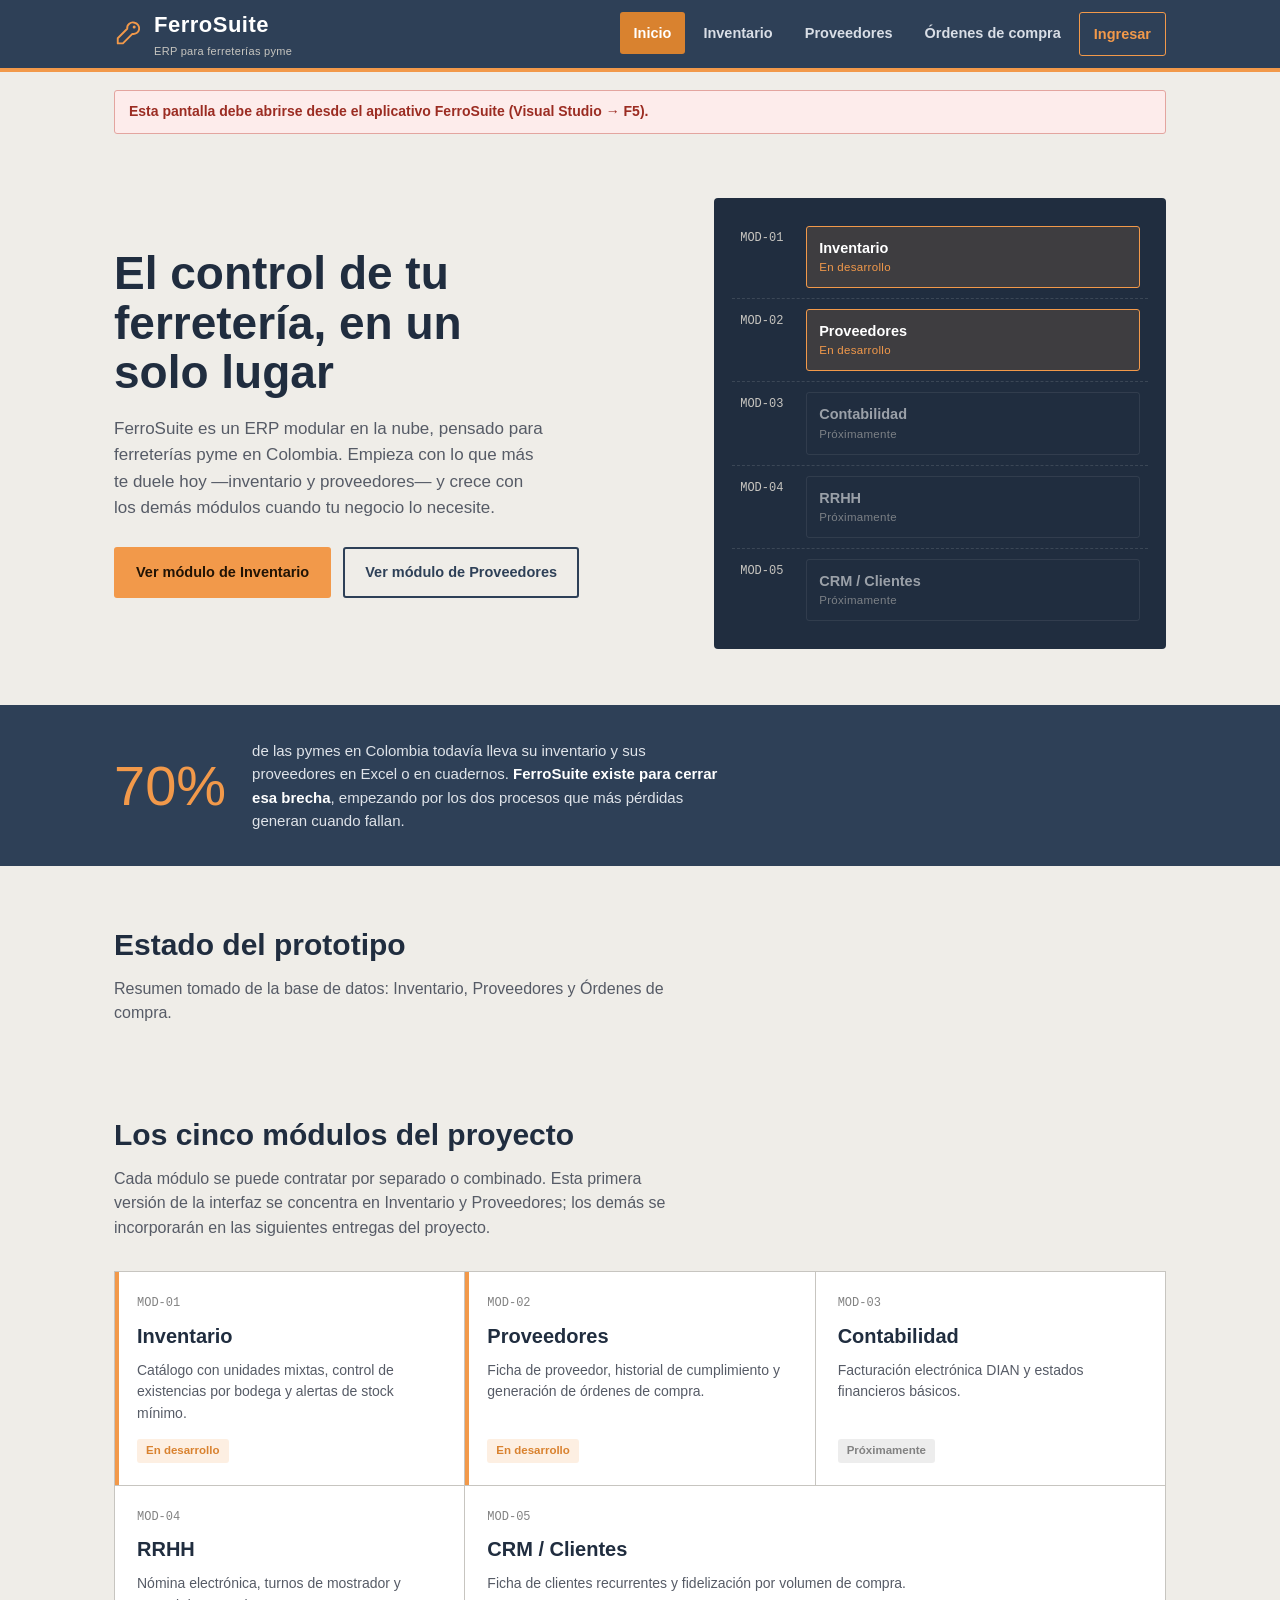
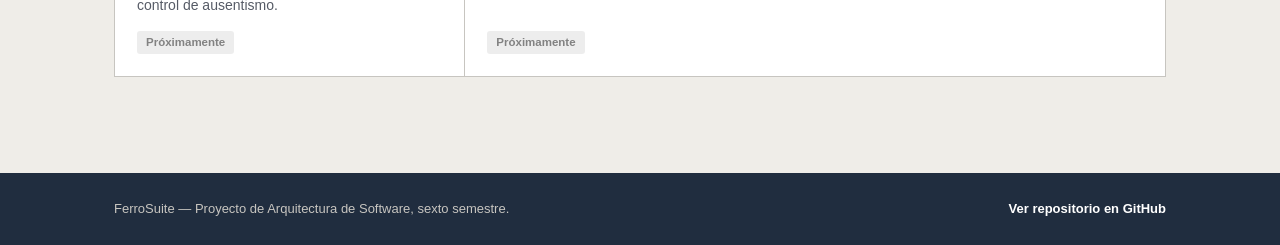
<file: frontend/index.html>
<!DOCTYPE html>
<html lang="es">
<head>
  <meta charset="UTF-8" />
  <meta name="viewport" content="width=device-width, initial-scale=1.0" />
  <title>FerroSuite — ERP modular para ferreterías pyme</title>
  <meta name="description" content="FerroSuite es un ERP modular en la nube para ferreterías pyme en Colombia, con Inventario y Proveedores como primeros módulos." />
  <link rel="stylesheet" href="css/base.css" />
  <link rel="stylesheet" href="css/layout.css" />
  <link rel="stylesheet" href="css/components.css" />
  <link rel="stylesheet" href="css/responsive.css" />
</head>
<body data-pagina="inicio">

  <div data-componente="encabezado"></div>

  <main>

    <section class="hero">
      <div class="container">
        <div>
          <h1>El control de tu ferretería, en un solo lugar</h1>
          <p class="lead">
            FerroSuite es un ERP modular en la nube, pensado para ferreterías pyme en
            Colombia. Empieza con lo que más te duele hoy —inventario y proveedores— y
            crece con los demás módulos cuando tu negocio lo necesite.
          </p>
          <div class="hero-actions">
            <a class="btn btn-primary" href="inventario.html">Ver módulo de Inventario</a>
            <a class="btn btn-ghost" href="proveedores.html">Ver módulo de Proveedores</a>
          </div>
        </div>

        <div class="rack" role="img" aria-label="Estantería con los cinco módulos de FerroSuite; Inventario y Proveedores están activos, los demás llegarán más adelante.">
          <div class="rack-row">
            <span class="rack-code">MOD-01</span>
            <div class="rack-bin is-active">
              <div class="bin-name">Inventario</div>
              <div class="bin-state">En desarrollo</div>
            </div>
          </div>
          <div class="rack-row">
            <span class="rack-code">MOD-02</span>
            <div class="rack-bin is-active">
              <div class="bin-name">Proveedores</div>
              <div class="bin-state">En desarrollo</div>
            </div>
          </div>
          <div class="rack-row">
            <span class="rack-code">MOD-03</span>
            <div class="rack-bin is-pending">
              <div class="bin-name">Contabilidad</div>
              <div class="bin-state">Próximamente</div>
            </div>
          </div>
          <div class="rack-row">
            <span class="rack-code">MOD-04</span>
            <div class="rack-bin is-pending">
              <div class="bin-name">RRHH</div>
              <div class="bin-state">Próximamente</div>
            </div>
          </div>
          <div class="rack-row">
            <span class="rack-code">MOD-05</span>
            <div class="rack-bin is-pending">
              <div class="bin-name">CRM / Clientes</div>
              <div class="bin-state">Próximamente</div>
            </div>
          </div>
        </div>
      </div>
    </section>

    <section class="stat-band">
      <div class="container">
        <div class="stat-number">70%</div>
        <p>
          de las pymes en Colombia todavía lleva su inventario y sus proveedores en
          Excel o en cuadernos. <strong>FerroSuite existe para cerrar esa brecha</strong>,
          empezando por los dos procesos que más pérdidas generan cuando fallan.
        </p>
      </div>
    </section>

    <section class="section" style="padding-bottom:0;">
      <div class="container">
        <div class="section-head">
          <h2>Estado del prototipo</h2>
          <p>Resumen tomado de la base de datos: Inventario, Proveedores y Órdenes de compra.</p>
        </div>
        <div id="resumen-inicio" class="tarjetas-resumen"></div>
      </div>
    </section>

    <section class="section">
      <div class="container">
        <div class="section-head">
          <h2>Los cinco módulos del proyecto</h2>
          <p>
            Cada módulo se puede contratar por separado o combinado. Esta primera
            versión de la interfaz se concentra en Inventario y Proveedores; los demás
            se incorporarán en las siguientes entregas del proyecto.
          </p>
        </div>

        <div class="module-grid">
          <article class="module-card is-active">
            <span class="code">MOD-01</span>
            <h3>Inventario</h3>
            <p>Catálogo con unidades mixtas, control de existencias por bodega y alertas de stock mínimo.</p>
            <span class="status active">En desarrollo</span>
          </article>

          <article class="module-card is-active">
            <span class="code">MOD-02</span>
            <h3>Proveedores</h3>
            <p>Ficha de proveedor, historial de cumplimiento y generación de órdenes de compra.</p>
            <span class="status active">En desarrollo</span>
          </article>

          <article class="module-card">
            <span class="code">MOD-03</span>
            <h3>Contabilidad</h3>
            <p>Facturación electrónica DIAN y estados financieros básicos.</p>
            <span class="status pending">Próximamente</span>
          </article>

          <article class="module-card">
            <span class="code">MOD-04</span>
            <h3>RRHH</h3>
            <p>Nómina electrónica, turnos de mostrador y control de ausentismo.</p>
            <span class="status pending">Próximamente</span>
          </article>

          <article class="module-card is-wide">
            <span class="code">MOD-05</span>
            <h3>CRM / Clientes</h3>
            <p>Ficha de clientes recurrentes y fidelización por volumen de compra.</p>
            <span class="status pending">Próximamente</span>
          </article>
        </div>
      </div>
    </section>

  </main>

  <div data-componente="pie"></div>

  <script src="js/components/util.js"></script>
  <script src="js/components/etiqueta.js"></script>
  <script src="js/components/tarjetaResumen.js"></script>
  <script src="js/components/aviso.js"></script>
  <script src="js/components/tabla.js"></script>
  <script src="js/components/formulario.js"></script>
  <script src="js/components/panelAlerta.js"></script>
  <script src="js/components/encabezado.js"></script>
  <script src="js/components/pie.js"></script>
  <script src="js/main.js"></script>
  <script src="js/models/data.js"></script>
  <script src="js/comunicacion/api.js"></script>
  <script src="js/services/inventarioService.js"></script>
  <script src="js/services/proveedoresService.js"></script>
  <script src="js/services/ordenesService.js"></script>
  <script src="js/controllers/inicio.js"></script>
</body>
</html>
</file>
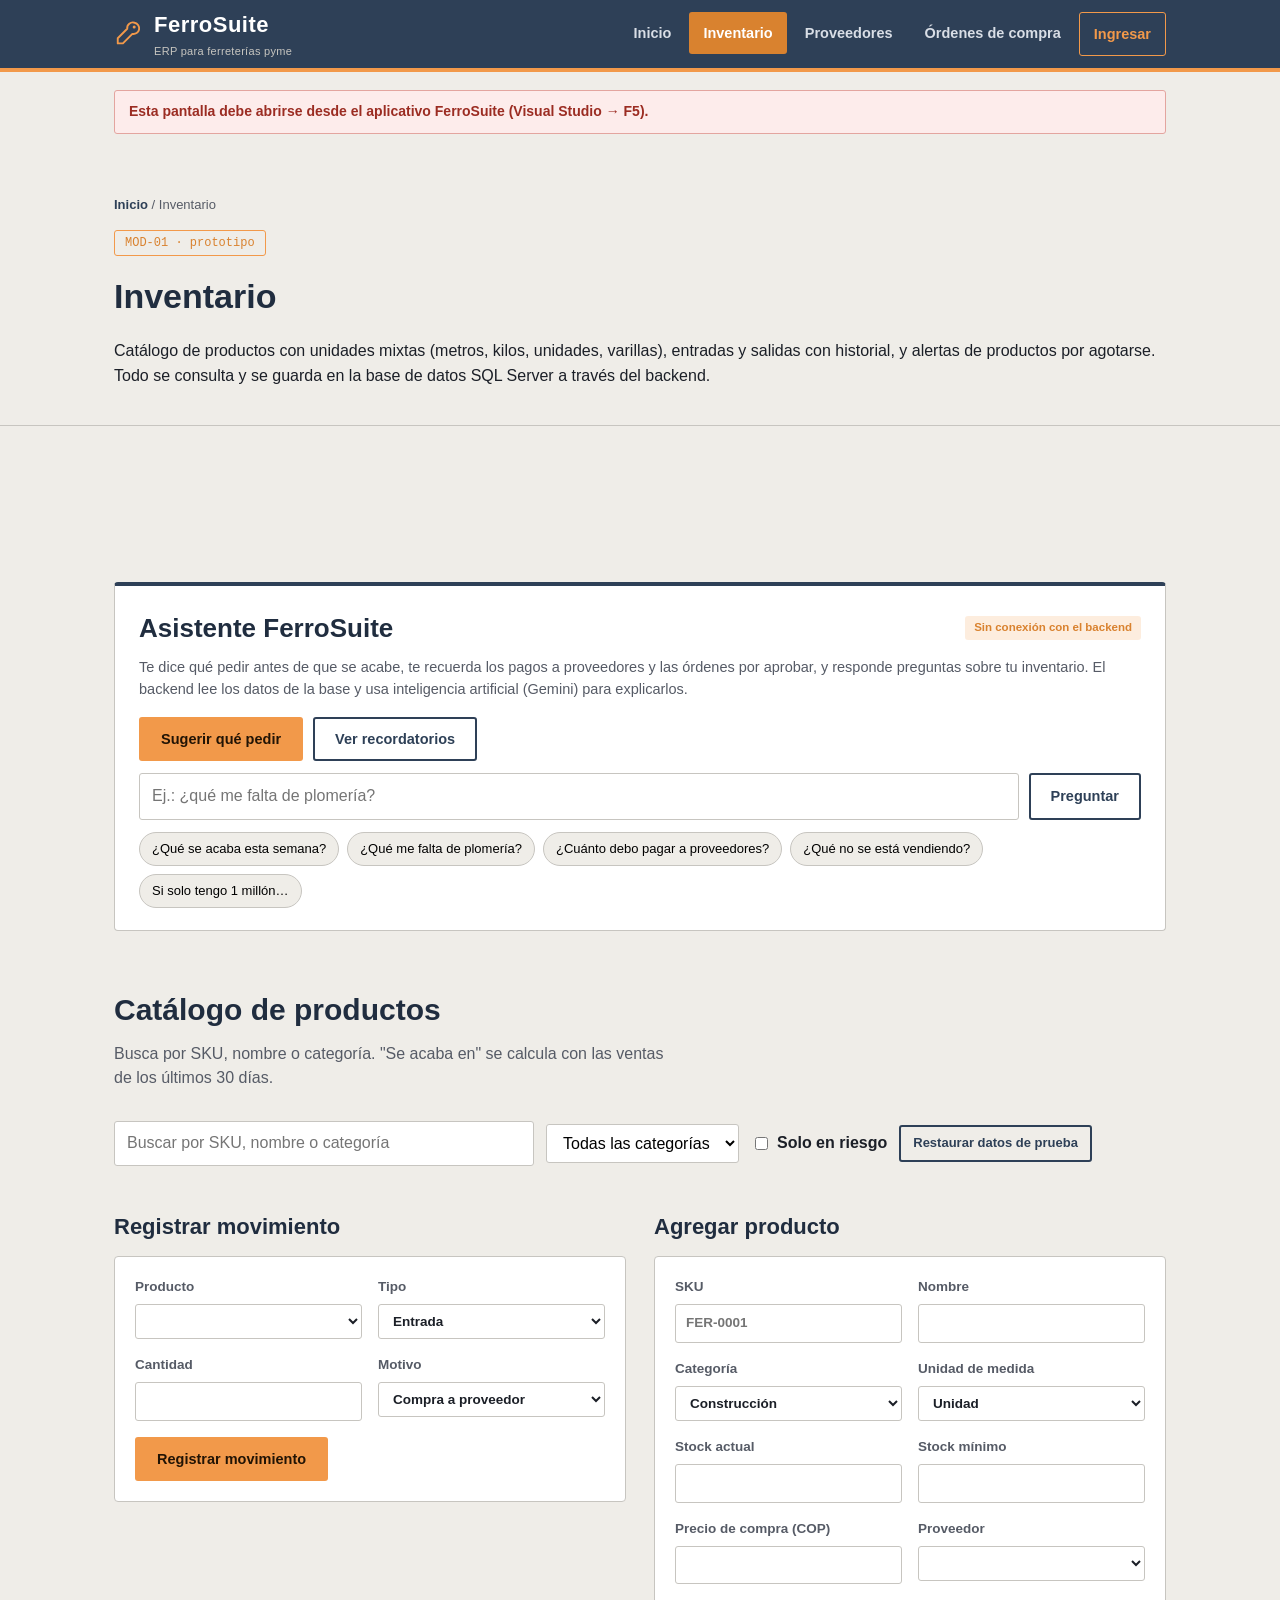
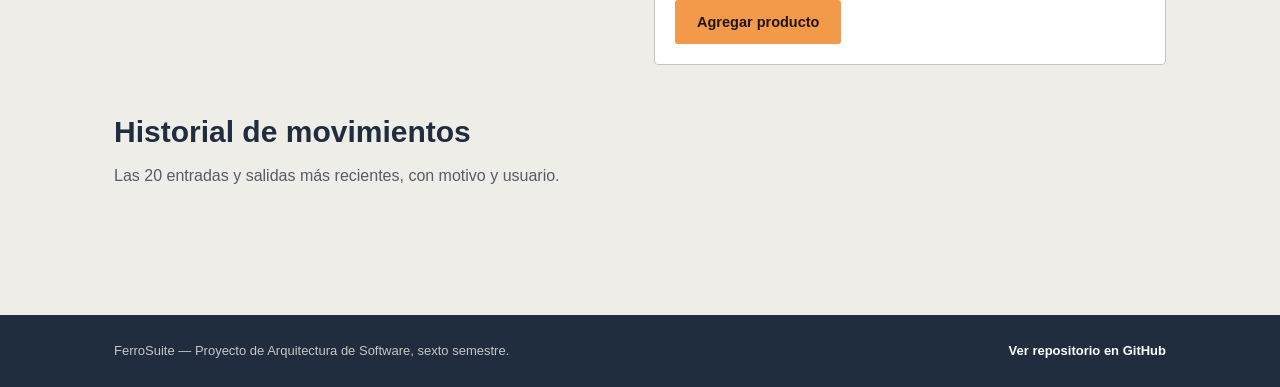
<file: frontend/inventario.html>
<!DOCTYPE html>
<html lang="es">
<head>
  <meta charset="UTF-8" />
  <meta name="viewport" content="width=device-width, initial-scale=1.0" />
  <title>Inventario — FerroSuite</title>
  <link rel="stylesheet" href="css/base.css" />
  <link rel="stylesheet" href="css/layout.css" />
  <link rel="stylesheet" href="css/components.css" />
  <link rel="stylesheet" href="css/responsive.css" />
</head>
<body data-pagina="inventario">

  <div data-componente="encabezado"></div>

  <main>
    <section class="module-hero">
      <div class="container">
        <p class="breadcrumb"><a href="index.html">Inicio</a> / Inventario</p>
        <span class="tag-progress">MOD-01 · prototipo</span>
        <h1>Inventario</h1>
        <p class="lead">
          Catálogo de productos con unidades mixtas (metros, kilos, unidades, varillas),
          entradas y salidas con historial, y alertas de productos por agotarse. Todo se
          consulta y se guarda en la base de datos SQL Server a través del backend.
        </p>
      </div>
    </section>

    <section class="section">
      <div class="container">
        <div id="resumen-inventario" class="tarjetas-resumen"></div>
        <div id="alerta-inventario" class="bloque-gap"></div>
      </div>
    </section>

    <section class="section" style="padding-top:0;" id="asistente">
      <div class="container">
        <div class="asistente">
          <div class="asistente-cabeza">
            <h2>Asistente FerroSuite</h2>
            <span id="estado-asistente" class="etiqueta etiqueta-neutro">Revisando conexión…</span>
          </div>
          <p class="asistente-intro">
            Te dice qué pedir antes de que se acabe, te recuerda los pagos a proveedores y las órdenes
            por aprobar, y responde preguntas sobre tu inventario. El backend lee los datos
            de la base y usa inteligencia artificial (Gemini) para explicarlos.
          </p>
          <div class="asistente-acciones">
            <button type="button" id="btn-reposicion" class="btn btn-primary">Sugerir qué pedir</button>
            <button type="button" id="btn-recordatorios" class="btn btn-ghost">Ver recordatorios</button>
          </div>
          <form id="form-pregunta" class="asistente-pregunta" novalidate>
            <label for="texto-pregunta" class="solo-lector">Pregunta para el asistente</label>
            <input type="text" id="texto-pregunta" maxlength="500" placeholder="Ej.: ¿qué me falta de plomería?" autocomplete="off" />
            <button type="submit" class="btn btn-ghost">Preguntar</button>
          </form>
          <div class="asistente-ejemplos" aria-label="Preguntas de ejemplo">
            <button type="button" class="chip" data-pregunta="¿Qué productos se me van a acabar esta semana?">¿Qué se acaba esta semana?</button>
            <button type="button" class="chip" data-pregunta="¿Qué me falta de plomería?">¿Qué me falta de plomería?</button>
            <button type="button" class="chip" data-pregunta="¿Cuánto tengo que pagarle a cada proveedor si hago los pedidos sugeridos?">¿Cuánto debo pagar a proveedores?</button>
            <button type="button" class="chip" data-pregunta="¿Qué productos no se han vendido en el último mes?">¿Qué no se está vendiendo?</button>
            <button type="button" class="chip" data-pregunta="Si solo tengo 1 millón de pesos esta semana, ¿qué pago y qué pido primero?">Si solo tengo 1 millón…</button>
          </div>
          <div id="respuesta-asistente" class="asistente-respuesta" aria-live="polite"></div>
        </div>
      </div>
    </section>

    <section class="section" style="padding-top:0;">
      <div class="container">
        <div class="section-head">
          <h2>Catálogo de productos</h2>
          <p>Busca por SKU, nombre o categoría. "Se acaba en" se calcula con las ventas de los últimos 30 días.</p>
        </div>
        <div class="barra-herramientas">
          <input type="search" id="buscar-producto" placeholder="Buscar por SKU, nombre o categoría" aria-label="Buscar producto" />
          <select id="filtro-categoria" aria-label="Filtrar por categoría"><option value="">Todas las categorías</option></select>
          <label class="check"><input type="checkbox" id="filtro-riesgo" /> Solo en riesgo</label>
          <button type="button" id="btn-restablecer" class="btn-chico">Restaurar datos de prueba</button>
        </div>
        <div id="mensajes-catalogo" class="form-mensajes"></div>
        <div id="tabla-productos"></div>

        <div class="paneles-dobles bloque-gap">
          <div>
            <h3>Registrar movimiento</h3>
            <div id="form-movimiento"></div>
          </div>
          <div>
            <h3 id="titulo-form-producto">Agregar producto</h3>
            <div id="form-producto"></div>
            <button type="button" id="btn-cancelar-edicion" class="btn btn-ghost" hidden>Cancelar edición</button>
          </div>
        </div>

        <div class="section-head bloque-gap">
          <h2>Historial de movimientos</h2>
          <p>Las 20 entradas y salidas más recientes, con motivo y usuario.</p>
        </div>
        <div id="tabla-movimientos"></div>
      </div>
    </section>
  </main>

  <div data-componente="pie"></div>

  <script src="js/components/util.js"></script>
  <script src="js/components/etiqueta.js"></script>
  <script src="js/components/tarjetaResumen.js"></script>
  <script src="js/components/aviso.js"></script>
  <script src="js/components/tabla.js"></script>
  <script src="js/components/formulario.js"></script>
  <script src="js/components/panelAlerta.js"></script>
  <script src="js/components/panelAsistente.js"></script>
  <script src="js/components/encabezado.js"></script>
  <script src="js/components/pie.js"></script>
  <script src="js/main.js"></script>
  <script src="js/models/data.js"></script>
  <script src="js/comunicacion/api.js"></script>
  <script src="js/services/inventarioService.js"></script>
  <script src="js/services/proveedoresService.js"></script>
  <script src="js/services/ordenesService.js"></script>
  <script src="js/services/iaService.js"></script>
  <script src="js/controllers/inventario.js"></script>
  <script src="js/controllers/asistente.js"></script>
</body>
</html>
</file>
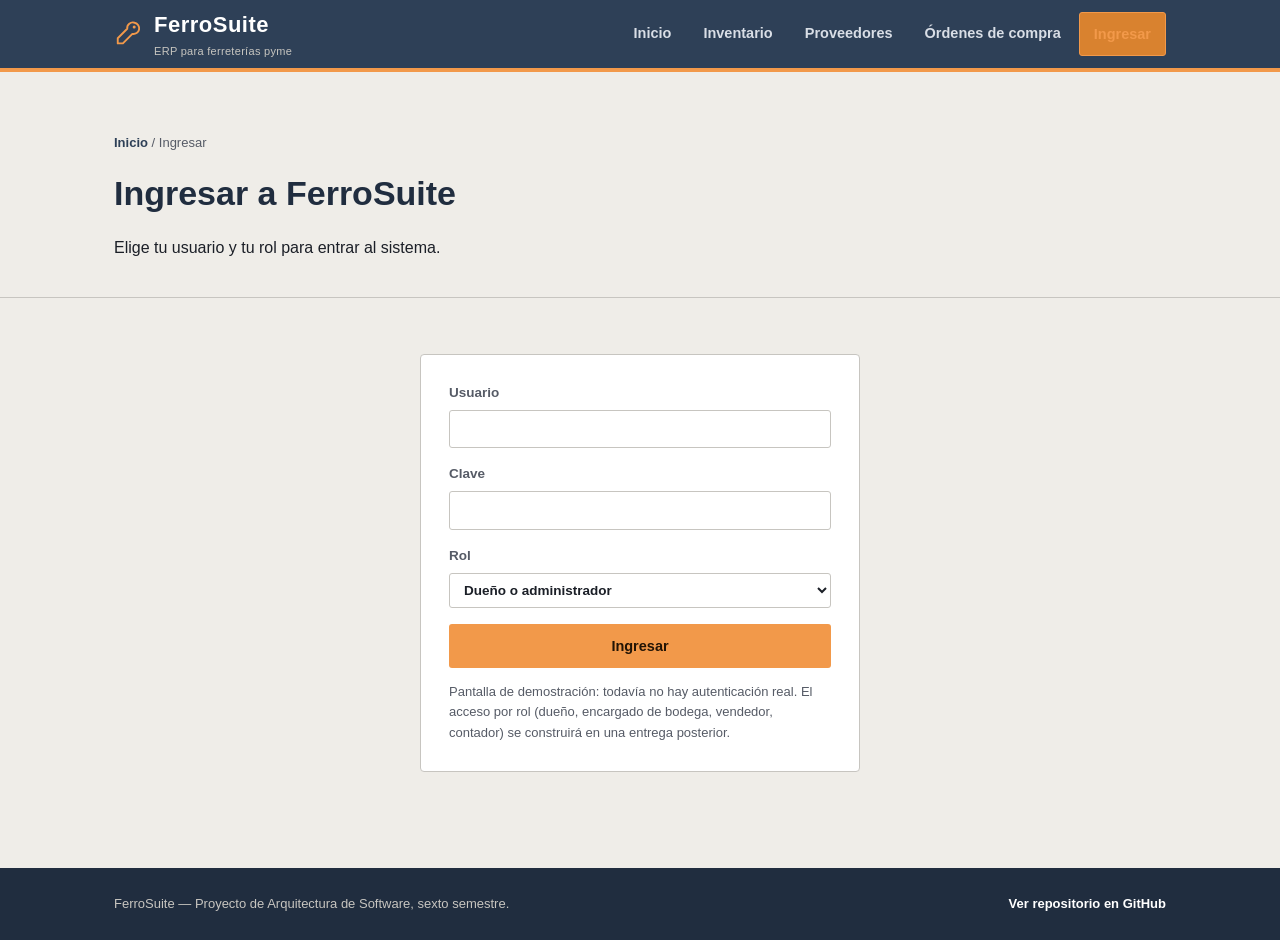
<file: frontend/login.html>
<!DOCTYPE html>
<html lang="es">
<head>
  <meta charset="UTF-8" />
  <meta name="viewport" content="width=device-width, initial-scale=1.0" />
  <title>Ingresar — FerroSuite</title>
  <link rel="stylesheet" href="css/base.css" />
  <link rel="stylesheet" href="css/layout.css" />
  <link rel="stylesheet" href="css/components.css" />
  <link rel="stylesheet" href="css/responsive.css" />
</head>
<body data-pagina="login">

  <div data-componente="encabezado"></div>

  <main>
    <section class="module-hero">
      <div class="container">
        <p class="breadcrumb"><a href="index.html">Inicio</a> / Ingresar</p>
        <h1>Ingresar a FerroSuite</h1>
        <p class="lead">Elige tu usuario y tu rol para entrar al sistema.</p>
      </div>
    </section>

    <section class="section">
      <div class="container">
        <div class="tarjeta-login">
          <div id="form-login"></div>
          <p class="nota-demo">
            Pantalla de demostración: todavía no hay autenticación real. El acceso por rol
            (dueño, encargado de bodega, vendedor, contador) se construirá en una entrega posterior.
          </p>
        </div>
      </div>
    </section>
  </main>

  <div data-componente="pie"></div>

  <script src="js/components/util.js"></script>
  <script src="js/components/etiqueta.js"></script>
  <script src="js/components/tarjetaResumen.js"></script>
  <script src="js/components/aviso.js"></script>
  <script src="js/components/tabla.js"></script>
  <script src="js/components/formulario.js"></script>
  <script src="js/components/panelAlerta.js"></script>
  <script src="js/components/encabezado.js"></script>
  <script src="js/components/pie.js"></script>
  <script src="js/main.js"></script>
  <script src="js/models/data.js"></script>
  <script src="js/comunicacion/api.js"></script>
  <script src="js/services/inventarioService.js"></script>
  <script src="js/services/proveedoresService.js"></script>
  <script src="js/services/ordenesService.js"></script>
  <script src="js/controllers/login.js"></script>
</body>
</html>
</file>
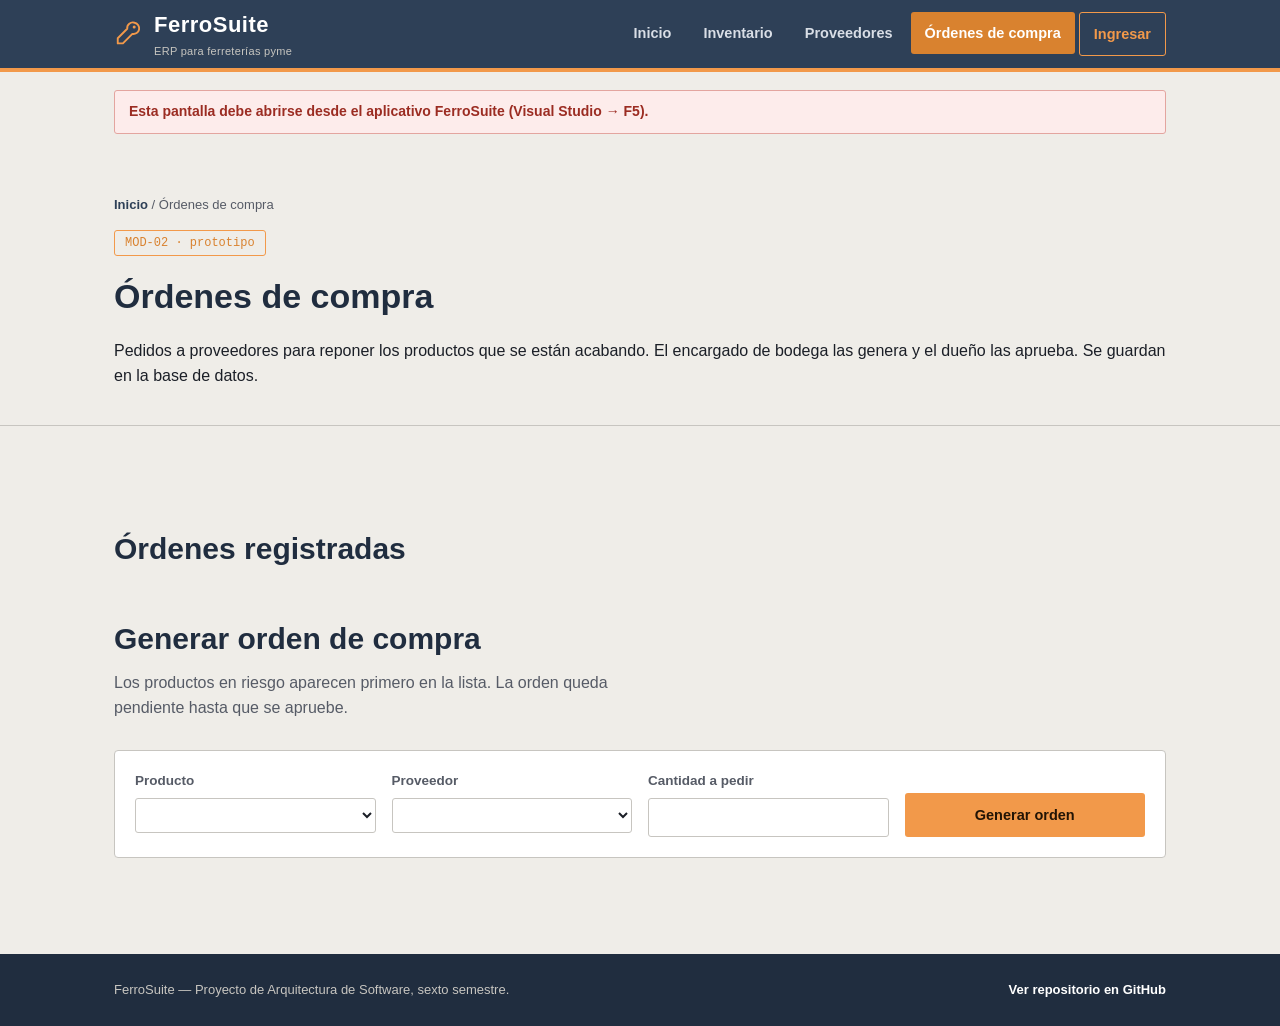
<file: frontend/ordenes.html>
<!DOCTYPE html>
<html lang="es">
<head>
  <meta charset="UTF-8" />
  <meta name="viewport" content="width=device-width, initial-scale=1.0" />
  <title>Órdenes de compra — FerroSuite</title>
  <link rel="stylesheet" href="css/base.css" />
  <link rel="stylesheet" href="css/layout.css" />
  <link rel="stylesheet" href="css/components.css" />
  <link rel="stylesheet" href="css/responsive.css" />
</head>
<body data-pagina="ordenes">

  <div data-componente="encabezado"></div>

  <main>
    <section class="module-hero">
      <div class="container">
        <p class="breadcrumb"><a href="index.html">Inicio</a> / Órdenes de compra</p>
        <span class="tag-progress">MOD-02 · prototipo</span>
        <h1>Órdenes de compra</h1>
        <p class="lead">
          Pedidos a proveedores para reponer los productos que se están acabando. El
          encargado de bodega las genera y el dueño las aprueba. Se guardan en la base de datos.
        </p>
      </div>
    </section>

    <section class="section">
      <div class="container">
        <div id="resumen-ordenes" class="tarjetas-resumen"></div>

        <div class="section-head bloque-gap">
          <h2>Órdenes registradas</h2>
        </div>
        <div id="mensajes-ordenes" class="form-mensajes"></div>
        <div id="tabla-ordenes"></div>

        <div class="section-head bloque-gap">
          <h2>Generar orden de compra</h2>
          <p>Los productos en riesgo aparecen primero en la lista. La orden queda pendiente hasta que se apruebe.</p>
        </div>
        <div id="form-orden"></div>
      </div>
    </section>
  </main>

  <div data-componente="pie"></div>

  <script src="js/components/util.js"></script>
  <script src="js/components/etiqueta.js"></script>
  <script src="js/components/tarjetaResumen.js"></script>
  <script src="js/components/aviso.js"></script>
  <script src="js/components/tabla.js"></script>
  <script src="js/components/formulario.js"></script>
  <script src="js/components/panelAlerta.js"></script>
  <script src="js/components/encabezado.js"></script>
  <script src="js/components/pie.js"></script>
  <script src="js/main.js"></script>
  <script src="js/models/data.js"></script>
  <script src="js/comunicacion/api.js"></script>
  <script src="js/services/inventarioService.js"></script>
  <script src="js/services/proveedoresService.js"></script>
  <script src="js/services/ordenesService.js"></script>
  <script src="js/controllers/ordenes.js"></script>
</body>
</html>
</file>
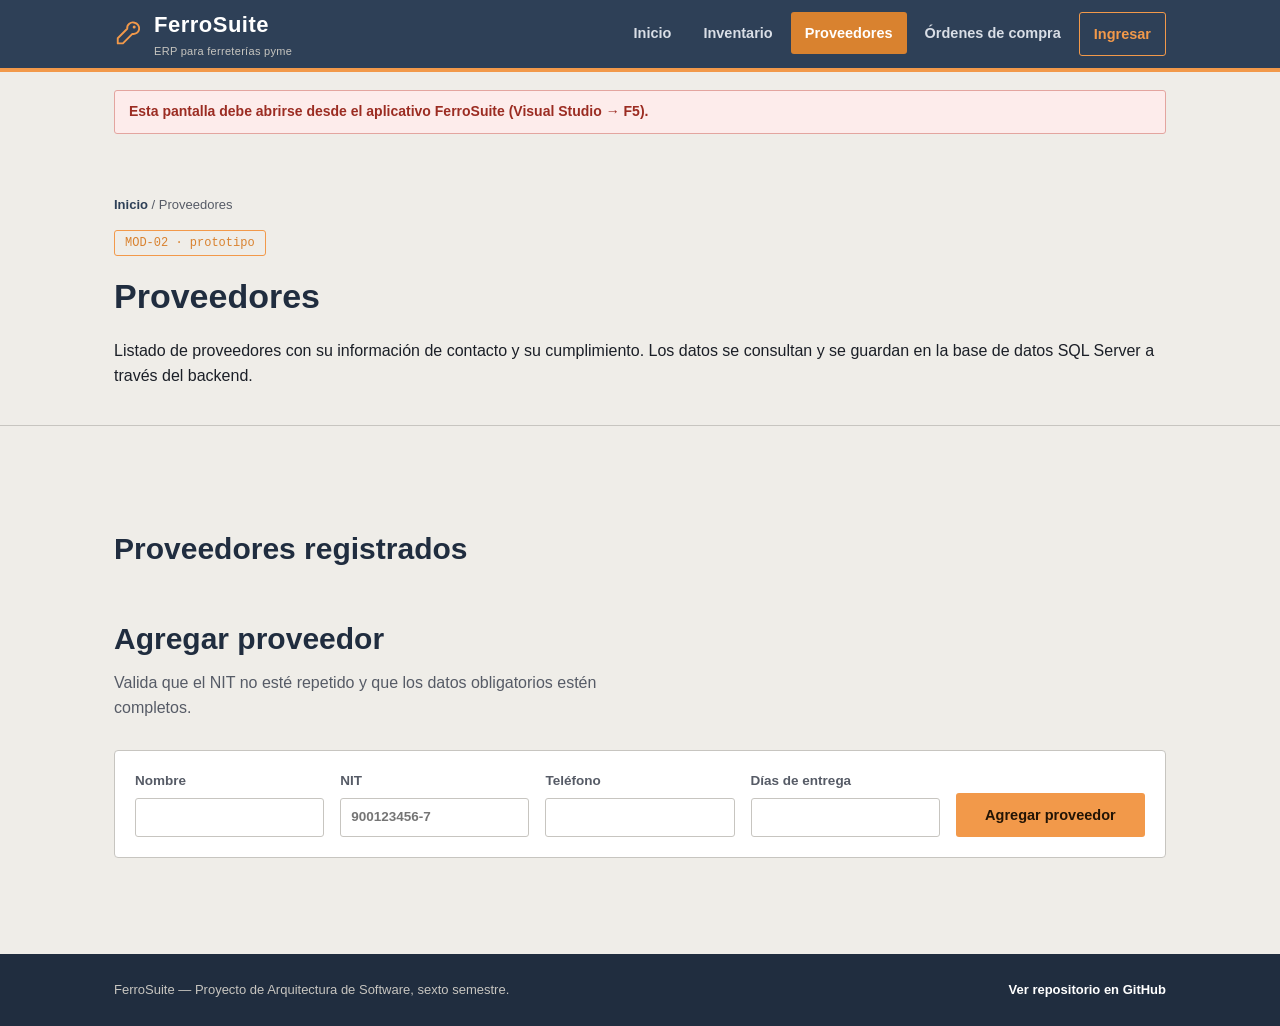
<file: frontend/proveedores.html>
<!DOCTYPE html>
<html lang="es">
<head>
  <meta charset="UTF-8" />
  <meta name="viewport" content="width=device-width, initial-scale=1.0" />
  <title>Proveedores — FerroSuite</title>
  <link rel="stylesheet" href="css/base.css" />
  <link rel="stylesheet" href="css/layout.css" />
  <link rel="stylesheet" href="css/components.css" />
  <link rel="stylesheet" href="css/responsive.css" />
</head>
<body data-pagina="proveedores">

  <div data-componente="encabezado"></div>

  <main>
    <section class="module-hero">
      <div class="container">
        <p class="breadcrumb"><a href="index.html">Inicio</a> / Proveedores</p>
        <span class="tag-progress">MOD-02 · prototipo</span>
        <h1>Proveedores</h1>
        <p class="lead">
          Listado de proveedores con su información de contacto y su cumplimiento. Los
          datos se consultan y se guardan en la base de datos SQL Server a través del backend.
        </p>
      </div>
    </section>

    <section class="section">
      <div class="container">
        <div id="resumen-proveedores" class="tarjetas-resumen"></div>

        <div class="section-head bloque-gap">
          <h2>Proveedores registrados</h2>
        </div>
        <div id="tabla-proveedores"></div>

        <div class="section-head bloque-gap">
          <h2>Agregar proveedor</h2>
          <p>Valida que el NIT no esté repetido y que los datos obligatorios estén completos.</p>
        </div>
        <div id="form-proveedor"></div>
      </div>
    </section>
  </main>

  <div data-componente="pie"></div>

  <script src="js/components/util.js"></script>
  <script src="js/components/etiqueta.js"></script>
  <script src="js/components/tarjetaResumen.js"></script>
  <script src="js/components/aviso.js"></script>
  <script src="js/components/tabla.js"></script>
  <script src="js/components/formulario.js"></script>
  <script src="js/components/panelAlerta.js"></script>
  <script src="js/components/encabezado.js"></script>
  <script src="js/components/pie.js"></script>
  <script src="js/main.js"></script>
  <script src="js/models/data.js"></script>
  <script src="js/comunicacion/api.js"></script>
  <script src="js/services/inventarioService.js"></script>
  <script src="js/services/proveedoresService.js"></script>
  <script src="js/services/ordenesService.js"></script>
  <script src="js/controllers/proveedores.js"></script>
</body>
</html>
</file>
<file: frontend/css/base.css>
/* FerroSuite — Base: variables de marca, reinicio, contenedor y botones. */

:root {
  --steel: #2E4057;
  --steel-dark: #202D3F;
  --steel-light: #44597a;
  --orange: #F2994A;
  --orange-dark: #d9822f;
  --gray: #828282;
  --gray-light: #c7c5c0;
  --bg: #EFEDE8;
  --panel: #ffffff;
  --ink: #1B1F27;
  --ink-soft: #565b66;
  --ok: #3f8f5f;

  --font-head: "Arial Narrow", "Helvetica Neue Condensed", Arial, sans-serif;
  --font-body: -apple-system, BlinkMacSystemFont, "Segoe UI", Roboto, Arial, sans-serif;
  --font-code: "Courier New", ui-monospace, monospace;
}

* { box-sizing: border-box; }

html { scroll-behavior: smooth; }

body {
  margin: 0;
  background: var(--bg);
  color: var(--ink);
  font-family: var(--font-body);
  line-height: 1.55;
}

a { color: inherit; }

img, svg { max-width: 100%; display: block; }

:focus-visible {
  outline: 3px solid var(--orange);
  outline-offset: 2px;
}

.container {
  max-width: 1100px;
  margin: 0 auto;
  padding: 0 24px;
}


.btn {
  display: inline-block;
  font-weight: 700;
  font-size: 14.5px;
  padding: 12px 20px;
  border-radius: 3px;
  text-decoration: none;
  border: 2px solid transparent;
}

.btn-primary { background: var(--orange); color: #221405; }
.btn-primary:hover { background: var(--orange-dark); }

.btn-ghost { border-color: var(--steel); color: var(--steel); background: transparent; }
.btn-ghost:hover { background: var(--steel); color: #fff; }
</file>
<file: frontend/css/layout.css>
/* FerroSuite — Estructura de página: encabezado, hero, secciones, migas de pan y pie. */

/* ---------------- Header / navegación ---------------- */

.site-header {
  position: sticky;
  top: 0;
  z-index: 20;
  background: var(--steel);
  border-bottom: 4px solid var(--orange);
}

.site-header .container {
  display: flex;
  align-items: center;
  justify-content: space-between;
  height: 68px;
}

.brand {
  display: flex;
  align-items: center;
  gap: 10px;
  text-decoration: none;
  color: #fff;
}

.brand-mark {
  width: 30px;
  height: 30px;
  flex: none;
}

.brand-name {
  font-family: var(--font-head);
  font-weight: 700;
  font-size: 22px;
  letter-spacing: 0.5px;
  color: #fff;
}

.brand-name small {
  display: block;
  font-family: var(--font-body);
  font-weight: 400;
  font-size: 11px;
  color: var(--gray-light);
  letter-spacing: 0.3px;
}

.nav-toggle {
  display: none;
  background: transparent;
  border: 2px solid rgba(255,255,255,0.4);
  border-radius: 4px;
  padding: 6px 10px;
  color: #fff;
  font-size: 20px;
  cursor: pointer;
}

.site-nav ul {
  list-style: none;
  display: flex;
  gap: 4px;
  margin: 0;
  padding: 0;
}

.site-nav a {
  display: block;
  text-decoration: none;
  color: #d9dee6;
  font-weight: 600;
  font-size: 14.5px;
  padding: 10px 14px;
  border-radius: 3px;
  transition: color 0.15s ease, background-color 0.15s ease;
}

.site-nav a:hover { color: #fff; background: rgba(255,255,255,0.08); }

.site-nav a[aria-current="page"] {
  color: #fff;
  background: var(--orange-dark);
}

/* ---------------- Hero ---------------- */

.hero {
  padding: 64px 0 56px;
}

.hero .container {
  display: grid;
  grid-template-columns: 1.1fr 0.9fr;
  gap: 48px;
  align-items: center;
}

.hero h1 {
  font-family: var(--font-head);
  font-size: 46px;
  line-height: 1.08;
  margin: 0 0 18px;
  color: var(--steel-dark);
  max-width: 14ch;
}

.hero p.lead {
  font-size: 17px;
  color: var(--ink-soft);
  max-width: 46ch;
  margin: 0 0 26px;
}

.hero-actions { display: flex; gap: 12px; flex-wrap: wrap; }


/* ---------------- Sección: módulos ---------------- */

.section { padding: 56px 0; }

.section-head { max-width: 62ch; margin-bottom: 30px; }

.section-head h2 {
  font-family: var(--font-head);
  font-size: 30px;
  color: var(--steel-dark);
  margin: 0 0 8px;
}

.section-head p { color: var(--ink-soft); margin: 0; }


/* ---------------- Página interna (placeholder de módulo) ---------------- */

.module-hero {
  padding: 48px 0 20px;
  border-bottom: 1px solid var(--gray-light);
}

.breadcrumb {
  font-size: 13px;
  color: var(--ink-soft);
  margin-bottom: 14px;
}

.breadcrumb a { text-decoration: none; color: var(--steel); font-weight: 600; }

.module-hero h1 {
  font-family: var(--font-head);
  font-size: 34px;
  color: var(--steel-dark);
  margin: 0 0 10px;
}

.tag-progress {
  display: inline-flex;
  align-items: center;
  gap: 6px;
  font-family: var(--font-code);
  font-size: 12px;
  color: var(--orange-dark);
  border: 1px solid var(--orange);
  border-radius: 3px;
  padding: 3px 10px;
  margin-bottom: 14px;
}


/* ---------------- Footer ---------------- */

.site-footer {
  background: var(--steel-dark);
  color: var(--gray-light);
  padding: 26px 0;
  margin-top: 40px;
}

.site-footer .container {
  display: flex;
  justify-content: space-between;
  flex-wrap: wrap;
  gap: 10px;
  font-size: 13px;
}

.site-footer a { color: #fff; text-decoration: none; font-weight: 600; }
</file>
<file: frontend/css/components.css>
/* FerroSuite — Componentes reutilizables: estantería, bandas, tarjetas, tablas, formularios. */


/* --- rack diagram: metáfora de la bodega de ferretería --- */

.rack {
  background: var(--steel-dark);
  border-radius: 4px;
  padding: 18px;
}

.rack-row {
  display: flex;
  align-items: stretch;
  gap: 10px;
  padding: 10px 8px;
  border-bottom: 1px dashed rgba(255,255,255,0.12);
}

.rack-row:last-child { border-bottom: none; }

.rack-code {
  font-family: var(--font-code);
  font-size: 12px;
  color: var(--gray-light);
  width: 56px;
  flex: none;
  padding-top: 3px;
}

.rack-bin {
  flex: 1;
  border-radius: 3px;
  padding: 10px 12px;
  border: 1px solid rgba(255,255,255,0.14);
}

.rack-bin .bin-name {
  font-weight: 700;
  font-size: 14.5px;
  color: #fff;
}

.rack-bin .bin-state {
  font-size: 11.5px;
  letter-spacing: 0.3px;
  color: var(--gray-light);
}

.rack-bin.is-active {
  background: rgba(242, 153, 74, 0.14);
  border-color: var(--orange);
}

.rack-bin.is-active .bin-state { color: var(--orange); }

.rack-bin.is-pending { opacity: 0.55; }

/* ---------------- Sección: dato clave ---------------- */

.stat-band {
  background: var(--steel);
  color: #fff;
  padding: 34px 0;
}

.stat-band .container {
  display: grid;
  grid-template-columns: auto 1fr;
  gap: 26px;
  align-items: center;
}

.stat-number {
  font-family: var(--font-head);
  font-size: 56px;
  color: var(--orange);
  line-height: 1;
}

.stat-band p {
  margin: 0;
  max-width: 56ch;
  color: #dfe3e9;
  font-size: 15px;
}

.stat-band p strong { color: #fff; }


.module-grid {
  display: grid;
  grid-template-columns: repeat(3, 1fr);
  gap: 1px;
  background: var(--gray-light);
  border: 1px solid var(--gray-light);
}

.module-card {
  background: var(--panel);
  padding: 22px;
  min-height: 168px;
  display: flex;
  flex-direction: column;
}

.module-card .code {
  font-family: var(--font-code);
  font-size: 12px;
  color: var(--gray);
}

.module-card h3 {
  font-family: var(--font-head);
  font-size: 20px;
  margin: 8px 0 8px;
  color: var(--steel-dark);
}

.module-card p {
  font-size: 14px;
  color: var(--ink-soft);
  margin: 0 0 14px;
  flex: 1;
}

.status {
  align-self: flex-start;
  font-size: 11.5px;
  font-weight: 700;
  padding: 3px 9px;
  border-radius: 3px;
}

.status.active { background: rgba(242,153,74,0.16); color: var(--orange-dark); }
.status.pending { background: rgba(130,130,130,0.14); color: var(--gray); }

.module-card.is-active { box-shadow: inset 4px 0 0 var(--orange); }

.module-card.is-wide { grid-column: span 2; }


.checklist { margin: 0; padding: 0; list-style: none; }

.checklist li {
  display: flex;
  gap: 10px;
  padding: 12px 0;
  border-bottom: 1px solid var(--gray-light);
  font-size: 14.5px;
}

.checklist li:last-child { border-bottom: none; }

.checklist .mark {
  font-family: var(--font-code);
  color: var(--gray);
  flex: none;
  width: 20px;
}


/* ---------------- Fase 2: tabla de datos y formulario (nuevo, mínimo) ---------------- */

.table-wrap {
  overflow-x: auto;
  border: 1px solid var(--gray-light);
  border-radius: 4px;
}

.data-table {
  width: 100%;
  border-collapse: collapse;
  font-size: 14px;
  background: var(--panel);
}

.data-table th,
.data-table td {
  text-align: left;
  padding: 10px 14px;
  border-bottom: 1px solid var(--gray-light);
  white-space: nowrap;
}

.data-table thead th {
  background: var(--steel);
  color: #fff;
  font-weight: 700;
}

.data-table tbody tr:last-child td {
  border-bottom: none;
}

.form-grid {
  display: grid;
  grid-template-columns: repeat(auto-fit, minmax(180px, 1fr));
  gap: 16px;
  background: var(--panel);
  border: 1px solid var(--gray-light);
  border-radius: 4px;
  padding: 20px;
}

.form-grid label {
  display: flex;
  flex-direction: column;
  gap: 6px;
  font-size: 13.5px;
  font-weight: 600;
  color: var(--ink-soft);
}

.form-grid input,
.form-grid select {
  font: inherit;
  padding: 8px 10px;
  border: 1px solid var(--gray-light);
  border-radius: 3px;
  background: #fff;
  color: var(--ink);
}

.form-grid .btn {
  align-self: end;
  cursor: pointer;
}

/* ---------------- Menú: acceso a la pantalla de ingreso ---------------- */

.site-nav .nav-ingresar a {
  border: 1.5px solid var(--orange);
  border-radius: 3px;
  color: var(--orange);
}

/* ---------------- Fase 3: componentes de interfaz ---------------- */

.tarjetas-resumen {
  display: grid;
  grid-template-columns: repeat(auto-fit, minmax(190px, 1fr));
  gap: 16px;
}

.tarjeta-resumen {
  display: flex;
  flex-direction: column;
  gap: 4px;
  background: var(--panel);
  border: 1px solid var(--gray-light);
  border-radius: 4px;
  padding: 18px 20px;
  box-shadow: inset 4px 0 0 var(--steel);
}

.tarjeta-resumen.tono-alerta { box-shadow: inset 4px 0 0 var(--orange); }
.tarjeta-resumen.tono-ok { box-shadow: inset 4px 0 0 var(--ok); }

.tarjeta-titulo { font-size: 13px; font-weight: 700; color: var(--ink-soft); text-transform: uppercase; letter-spacing: 0.04em; }
.tarjeta-valor { font-family: var(--font-head); font-size: 38px; line-height: 1.1; color: var(--steel-dark); }
.tarjeta-detalle { font-size: 13px; color: var(--ink-soft); }

.etiqueta {
  display: inline-block;
  font-size: 11.5px;
  font-weight: 700;
  padding: 3px 9px;
  border-radius: 3px;
}

.etiqueta-alerta { background: rgba(242,153,74,0.18); color: var(--orange-dark); }
.etiqueta-neutro { background: rgba(130,130,130,0.14); color: var(--gray); }
.etiqueta-ok { background: rgba(63,143,95,0.15); color: var(--ok); }

.panel-alerta {
  background: #fff7ee;
  border: 1px solid var(--orange);
  border-left-width: 6px;
  border-radius: 4px;
  padding: 18px 22px;
}

.panel-alerta h3 { margin: 0 0 8px; font-size: 17px; color: var(--steel-dark); }
.panel-alerta ul { margin: 0 0 14px; padding-left: 18px; font-size: 14.5px; }
.panel-alerta.panel-ok { background: #f0f8f3; border-color: var(--ok); }

.aviso {
  list-style: none;
  margin: 12px 0 0;
  padding: 10px 14px;
  border-radius: 3px;
  font-size: 14px;
  font-weight: 600;
}

.aviso-error { background: #fdeceb; color: #9b2c22; border: 1px solid #e3a59f; }
.aviso-ok { background: #edf7f0; color: #2c6b45; border: 1px solid #a9d3b8; }

.tabla-vacia { text-align: center; color: var(--ink-soft); padding: 22px 14px; }

.barra-herramientas { display: flex; gap: 12px; align-items: center; margin-bottom: 14px; flex-wrap: wrap; }

.barra-herramientas input[type="search"] {
  font: inherit;
  flex: 1 1 260px;
  max-width: 420px;
  padding: 9px 12px;
  border: 1px solid var(--gray-light);
  border-radius: 3px;
  background: #fff;
}

.paneles-dobles { display: grid; grid-template-columns: repeat(auto-fit, minmax(340px, 1fr)); gap: 28px; }
.paneles-dobles h3 { margin: 0 0 12px; font-family: var(--font-head); font-size: 22px; color: var(--steel-dark); }
.paneles-dobles .form-grid { grid-template-columns: 1fr 1fr; }
.paneles-dobles .form-grid .btn { grid-column: 1 / -1; justify-self: start; }

.bloque-gap { margin-top: 44px; }

.btn-chico {
  font: inherit;
  font-size: 13px;
  font-weight: 700;
  padding: 6px 12px;
  border: 2px solid var(--steel);
  border-radius: 3px;
  background: transparent;
  color: var(--steel);
  cursor: pointer;
}

.btn-chico:hover { background: var(--steel); color: #fff; }

.tarjeta-login {
  max-width: 440px;
  margin: 0 auto;
  background: var(--panel);
  border: 1px solid var(--gray-light);
  border-radius: 4px;
  padding: 28px;
}

.tarjeta-login .form-grid { grid-template-columns: 1fr; border: 0; padding: 0; background: transparent; }
.nota-demo { font-size: 13px; color: var(--ink-soft); margin: 14px 0 0; }

@media (max-width: 620px) {
  .paneles-dobles .form-grid { grid-template-columns: 1fr; }
}

.paneles-dobles .form-grid input,
.paneles-dobles .form-grid select { width: 100%; min-width: 0; }

/* ---------------- Inventario: filtros y acciones ---------------- */

[hidden] { display: none !important; }
.barra-herramientas select { font: inherit; padding: 9px 12px; border: 1px solid var(--gray-light); border-radius: 3px; background: #fff; }
.barra-herramientas label { display: inline-flex; align-items: center; gap: 6px; font-weight: 600; }
.data-table .sub { display: block; font-size: 12.5px; color: var(--ink-soft); }
.btn-peligro { border-color: #b4483c; color: #b4483c; }
.btn-peligro:hover { background: #b4483c; color: #fff; }
.form-grid input:disabled { background: #f1f0ec; }
#btn-cancelar-edicion { margin-top: 12px; cursor: pointer; }
.panel-alerta .btn + .btn { margin-left: 8px; }
.solo-lector { position: absolute; width: 1px; height: 1px; overflow: hidden; clip: rect(0 0 0 0); }

/* ---------------- Asistente de IA ---------------- */

.asistente { background: var(--panel); border: 1px solid var(--gray-light); border-top: 4px solid var(--steel); border-radius: 4px; padding: 22px 24px; }
.asistente-cabeza { display: flex; align-items: center; justify-content: space-between; gap: 12px; flex-wrap: wrap; }
.asistente-cabeza h2 { margin: 0; font-family: var(--font-head); font-size: 26px; color: var(--steel-dark); }
.asistente-intro { margin: 8px 0 16px; color: var(--ink-soft); font-size: 14.5px; }
.asistente .btn { cursor: pointer; }
.asistente-acciones { margin-bottom: 12px; }
.asistente-pregunta { display: flex; gap: 10px; flex-wrap: wrap; }
.asistente-pregunta input { font: inherit; flex: 1 1 260px; padding: 10px 12px; border: 1px solid var(--gray-light); border-radius: 3px; }
.asistente-ejemplos { display: flex; gap: 8px; flex-wrap: wrap; margin-top: 12px; }
.chip { font: inherit; font-size: 13px; padding: 6px 12px; border: 1px solid var(--gray-light); border-radius: 999px; background: var(--bg); cursor: pointer; }
.chip:hover { border-color: var(--steel); }
.asistente-respuesta:empty { display: none; }
.asistente-respuesta { margin-top: 16px; padding-top: 14px; border-top: 1px dashed var(--gray-light); }
.asistente-respuesta p { margin: 0 0 6px; }
.asistente-respuesta .table-wrap { margin: 12px 0; }
.asistente-respuesta h4 { margin: 12px 0 4px; }
.asistente-pregunta-hecha { font-weight: 700; color: var(--steel); }
.asistente-acciones { display: flex; gap: 10px; flex-wrap: wrap; }
.lista-recordatorios { list-style: none; margin: 10px 0; padding: 0; }
.lista-recordatorios li { padding: 8px 0; border-bottom: 1px solid #eceae4; }
.lista-recordatorios .etiqueta { margin-right: 6px; }
.recordatorio-mensaje { background: #f6f4ef; border-left: 4px solid var(--orange); padding: 10px 14px; border-radius: 3px; }
.aviso-pagina { margin-top: 18px; }
#mensajes-catalogo, #mensajes-ordenes { margin-bottom: 12px; }
</file>
<file: frontend/css/responsive.css>
/* FerroSuite — Ajustes responsive y de movimiento reducido. */

/* ---------------- Responsive ---------------- */

@media (max-width: 860px) {
  .hero .container { grid-template-columns: 1fr; }
  .module-grid { grid-template-columns: 1fr 1fr; }
  .stat-band .container { grid-template-columns: 1fr; text-align: left; }
}

@media (max-width: 620px) {
  .nav-toggle { display: inline-flex; }
  .site-nav {
    position: absolute;
    top: 68px;
    left: 0;
    right: 0;
    background: var(--steel);
    border-bottom: 4px solid var(--orange);
    display: none;
  }
  .site-nav.is-open { display: block; }
  .site-nav ul { flex-direction: column; padding: 8px 16px 16px; }
  .hero h1 { font-size: 34px; }
  .module-grid { grid-template-columns: 1fr; }
}

@media (prefers-reduced-motion: reduce) {
  html { scroll-behavior: auto; }
  * { transition: none !important; }
}
</file>
